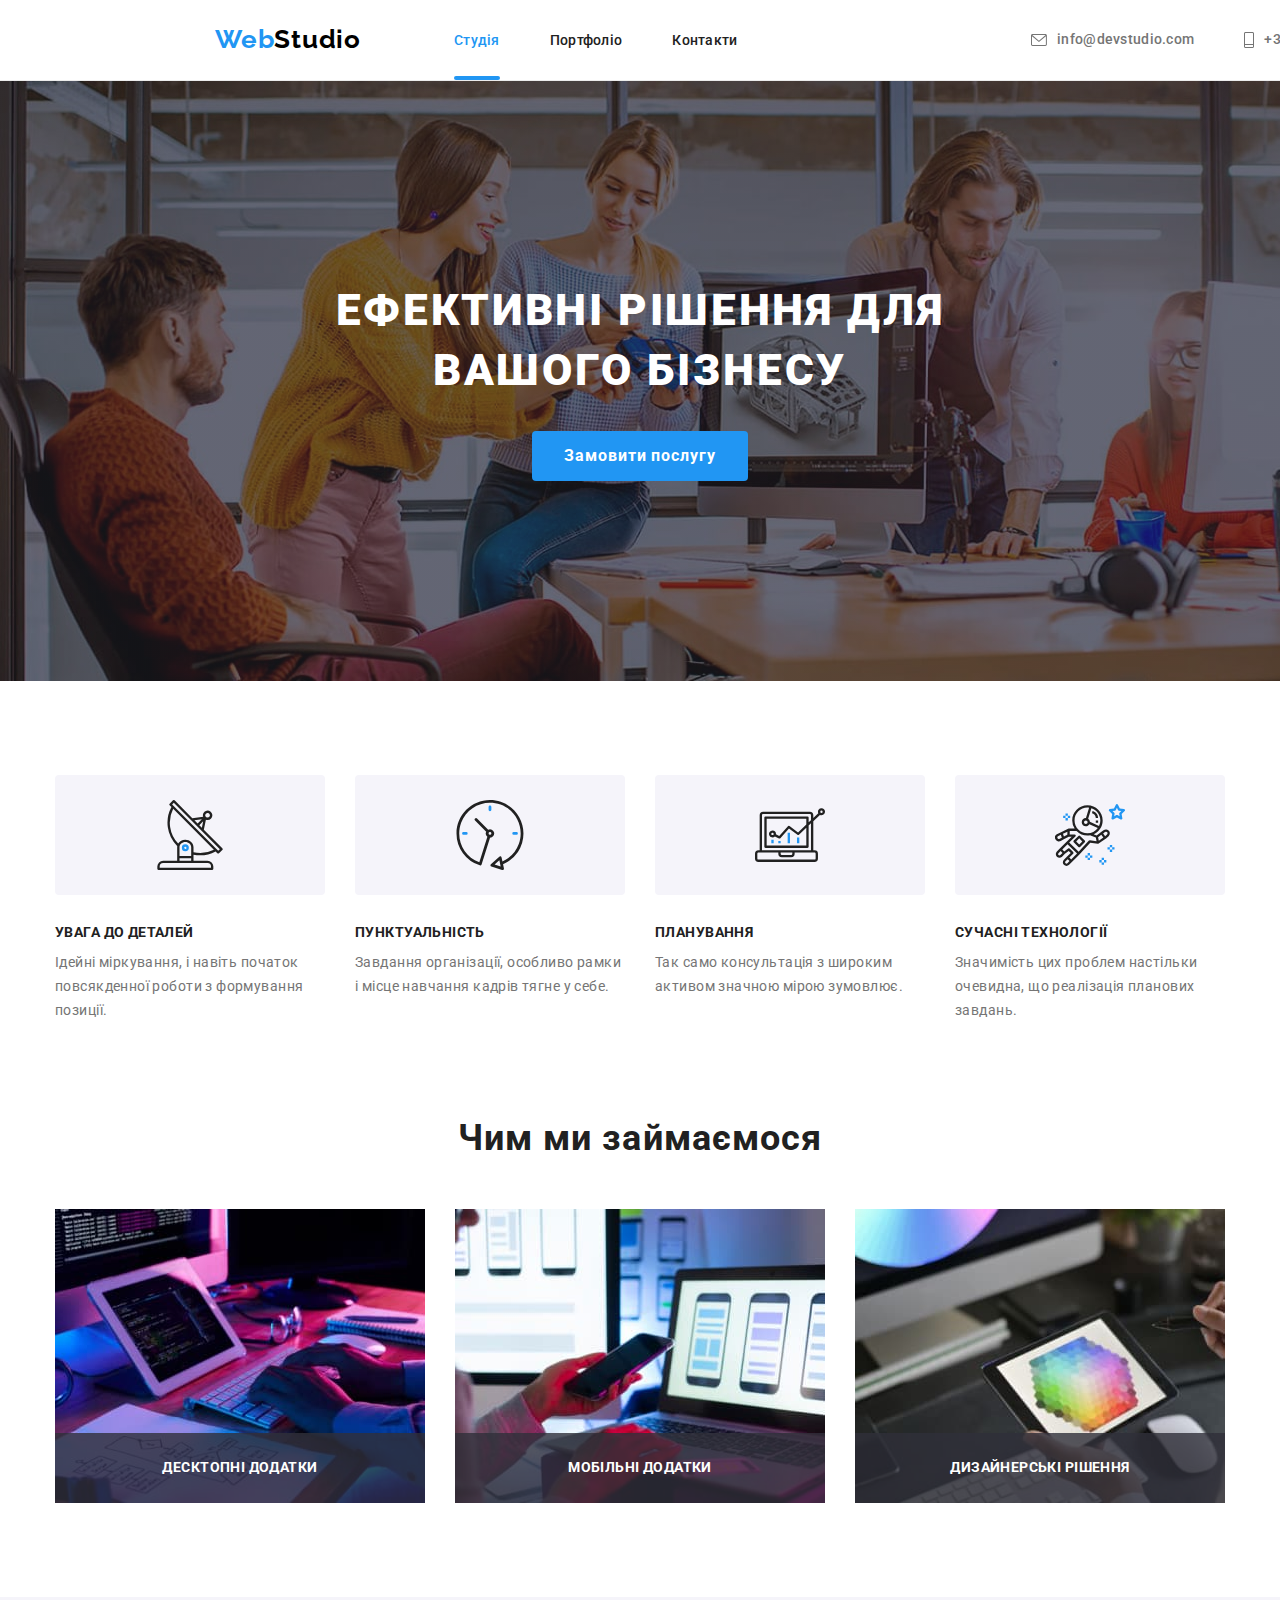
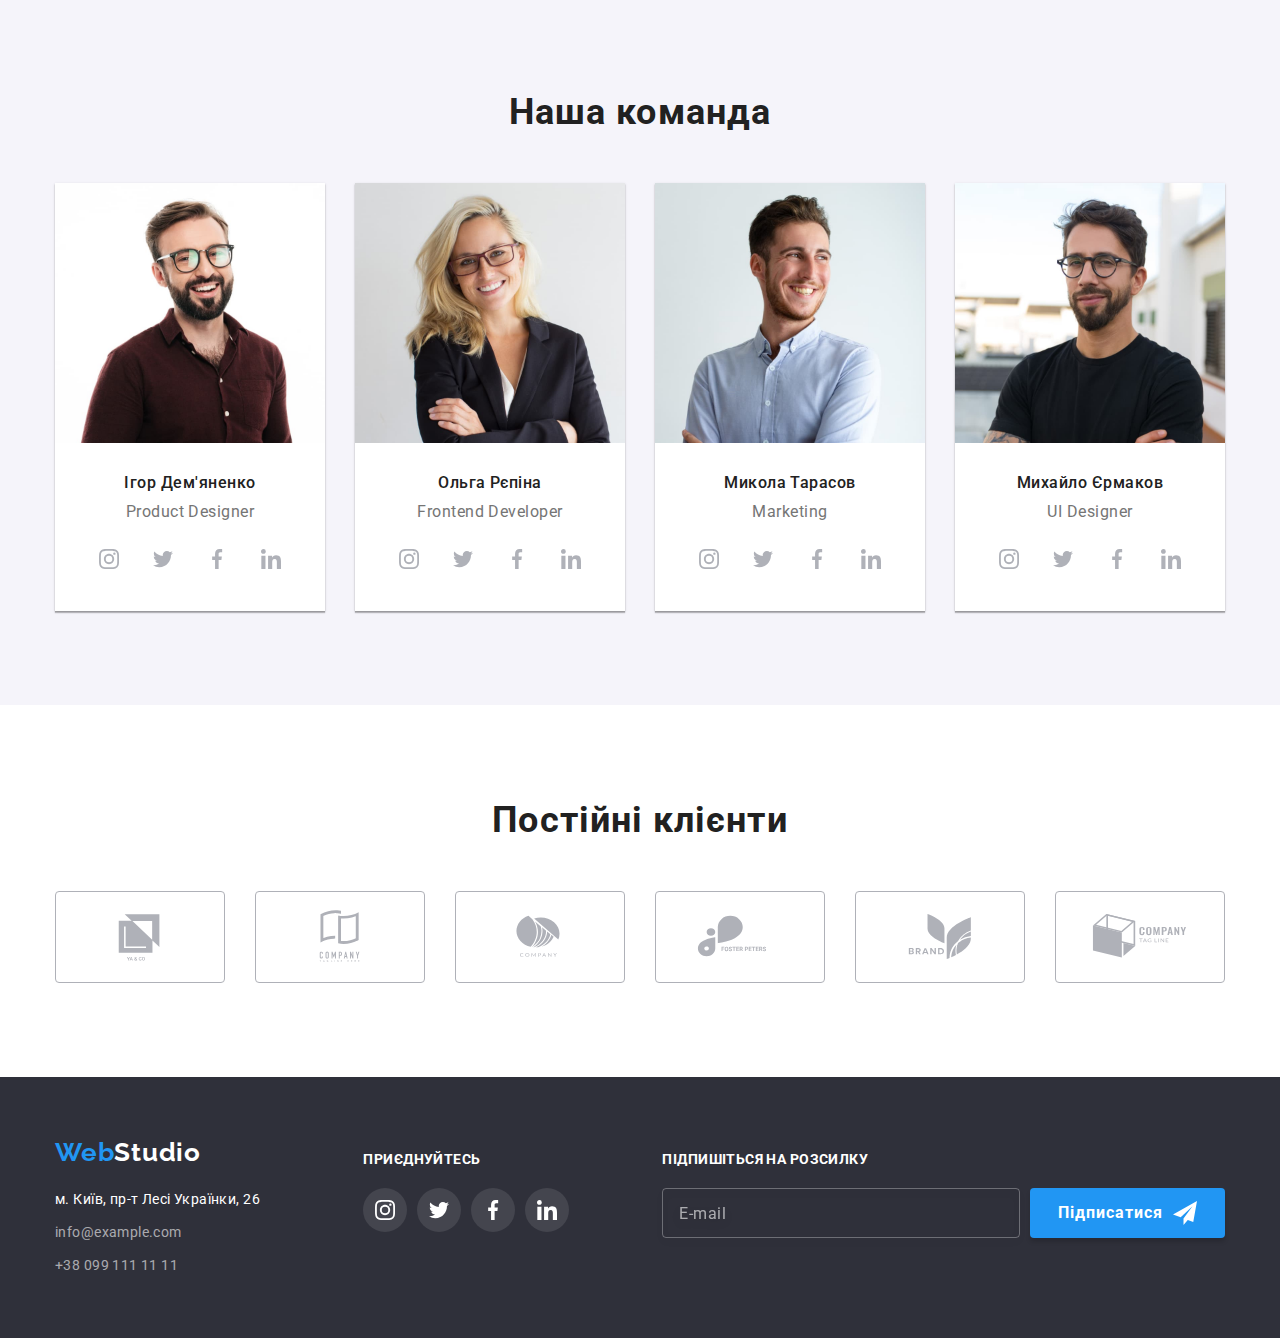
<file: index.html>
<!DOCTYPE html>
<html lang="uk">
  <head>
    <meta charset="UTF-8" />
    <meta http-equiv="X-UA-Compatible" content="IE=edge" />
    <meta name="viewport" content="width=device-width, initial-scale=1.0" />
    <link rel="preconnect" href="https://fonts.googleapis.com" />
    <link rel="preconnect" href="https://fonts.gstatic.com" crossorigin />
    <link
      href="https://fonts.googleapis.com/css2?family=Raleway:wght@700&family=Roboto:wght@400;500;700;900&display=swap"
      rel="stylesheet"
    />
    <title>Студія</title>
    <link rel="preconnect" href="https://fonts.googleapis.com" />
    <link rel="preconnect" href="https://fonts.gstatic.com" crossorigin />
    <link
      href="https://fonts.googleapis.com/css2?family=Raleway:wght@700&family=Roboto:wght@400;500;700;900&display=swap"
      rel="stylesheet"
    />
    <link
      rel="stylesheet"
      href="https://cdnjs.cloudflare.com/ajax/libs/modern-normalize/1.1.0/modern-normalize.min.css"
    />
    <link rel="stylesheet" href="./js/modal.js" />
    <link rel="stylesheet" href="./css/styles.css" />
  </head>
  <body>
    <!--Header-->
    <header class="header">
      <div class="container header-border">
        <nav class="header-nav">
          <a class="logo link" href="index.html"
            ><span class="logo-span">Web</span>Studio</a
          >
          <ul class="header-list list">
            <li class="header-item">
              <a class="header-link link" href="index.html">
                <span class="accent underline">Студія</span></a
              >
            </li>
            <li class="header-item">
              <a class="header-link link" href="portfolio.html">Портфоліо</a>
            </li>
            <li class="header-item">
              <a class="header-link link" href="">Контакти</a>
            </li>
          </ul>
          <ul class="header-list-link list">
            <li class="header-item">
              <a class="header-link-mail link" href="">
                <svg class="header-link-icon" width="16" height="12">
                  <use
                    class="icon-header"
                    href="./images/icons-sprite.svg#mail"
                  ></use></svg
                >info@devstudio.com</a
              >
            </li>
            <li class="header-item">
              <a class="header-link-tell link" href="tel:">
                <svg class="header-link-icon" width="10" height="16">
                  <use
                    class="icon-header"
                    href="./images/icons-sprite.svg#tell"
                  ></use></svg
                >+38 096 111 11 11</a
              >
            </li>
          </ul>
        </nav>
      </div>
    </header>
    <main>
      <!--Hero-->
      <section class="hero section">
        <div class="container">
          <h1 class="hero-title">Ефективні рішення для вашого бізнесу</h1>
          <button class="hero-btn" type="button" data-modal-open>
            Замовити послугу
          </button>
        </div>
      </section>
      <!--Soft Skills-->
      <section class="soft-skills section">
        <div class="container">
          <ul class="soft-skills-list list">
            <li class="soft-skills-item">
              <div class="soft-box">
                <svg class="icon-soft" width="70" height="70">
                  <use href="./images/icons-sprite.svg#antenna"></use>
                </svg>
              </div>
              <h3 class="soft-skills-title">Увага до деталей</h3>
              <p class="soft-skills-text">
                Ідейні міркування, і навіть початок повсякденної роботи з
                формування позиції.
              </p>
            </li>
            <li class="soft-skills-item">
              <div class="soft-box">
                <svg class="icon-soft" width="70" height="70">
                  <use href="./images/icons-sprite.svg#clock"></use>
                </svg>
              </div>
              <h3 class="soft-skills-title">Пунктуальність</h3>
              <p class="soft-skills-text">
                Завдання організації, особливо рамки і місце навчання кадрів
                тягне у себе.
              </p>
            </li>
            <li class="soft-skills-item">
              <div class="soft-box">
                <svg class="icon-soft" width="70" height="70">
                  <use href="./images/icons-sprite.svg#diagram"></use>
                </svg>
              </div>
              <h3 class="soft-skills-title">Планування</h3>
              <p class="soft-skills-text">
                Так само консультація з широким активом значною мірою зумовлює.
              </p>
            </li>
            <li class="soft-skills-item">
              <div class="soft-box">
                <svg class="icon-soft" width="70" height="70">
                  <use href="./images/icons-sprite.svg#astronaut"></use>
                </svg>
              </div>
              <h3 class="soft-skills-title">Сучасні технології</h3>
              <p class="soft-skills-text">
                Значимість цих проблем настільки очевидна, що реалізація
                планових завдань.
              </p>
            </li>
          </ul>
        </div>
      </section>
      <!--About-->
      <section class="about section">
        <div class="container">
          <h2 class="about-title">Чим ми займаємося</h2>
          <ul class="about-list list">
            <li class="about-item">
              <div class="about-thumb">
                <img
                  class="work-img"
                  src="./images/img-1.jpg"
                  alt="Пише код"
                  width="370"
                />
                <p class="about-text">Десктопні додатки</p>
              </div>
            </li>
            <li class="about-item">
              <div class="about-thumb">
                <img
                  class="work-img"
                  src="./images/img-2.jpg"
                  alt="Дизайн на телефоні"
                  width="370"
                  height="294"
                />
                <p class="about-text">Мобільні додатки</p>
              </div>
            </li>
            <li class="about-item">
              <div class="about-thumb">
                <img
                  class="work-img"
                  src="./images/img-3.jpg"
                  alt="Вибір кольору"
                  width="370"
                  height="294"
                />
                <p class="about-text">Дизайнерські рішення</p>
              </div>
            </li>
          </ul>
        </div>
      </section>
      <!--Team-->
      <section class="team section">
        <div class="container">
          <h2 class="team-title">Наша команда</h2>
          <ul class="team-list list">
            <li class="team-item">
              <img
                class="team-image"
                src="./images/photo-1.jpg"
                alt="Ігор"
                width="270"
                height="260"
              />
              <div class="team-box">
                <h3 class="team-title-name">Ігор Дем'яненко</h3>
                <p class="team-text">Product Designer</p>
                <ul class="team-soc-list list">
                  <li class="team-soc-item">
                    <a class="team-soc-link" href="">
                      <svg class="team-icon" width="20" height="20">
                        <use href="./images/icons-sprite.svg#instagram"></use>
                      </svg>
                    </a>
                  </li>
                  <li class="team-soc-item">
                    <a class="team-soc-link" href="">
                      <svg class="team-icon" width="20" height="20">
                        <use href="./images/icons-sprite.svg#twitter"></use>
                      </svg>
                    </a>
                  </li>
                  <li class="team-soc-item">
                    <a class="team-soc-link" href="">
                      <svg class="team-icon" width="20" height="20">
                        <use href="./images/icons-sprite.svg#facebook"></use>
                      </svg>
                    </a>
                  </li>
                  <li class="team-soc-item">
                    <a class="team-soc-link" href="">
                      <svg class="team-icon" width="20" height="20">
                        <use href="./images/icons-sprite.svg#linkedin"></use>
                      </svg>
                    </a>
                  </li>
                </ul>
              </div>
            </li>
            <li class="team-item">
              <img
                class="team-image"
                src="./images/photo-2.jpg"
                alt="Ольга"
                width="270"
                height="260"
              />
              <div class="team-box">
                <h3 class="team-title-name">Ольга Рєпіна</h3>
                <p class="team-text">Frontend Developer</p>
                <ul class="team-soc-list list">
                  <li class="team-soc-item">
                    <a class="team-soc-link" href="">
                      <svg class="team-icon" width="20" height="20">
                        <use href="./images/icons-sprite.svg#instagram"></use>
                      </svg>
                    </a>
                  </li>
                  <li class="team-soc-item">
                    <a class="team-soc-link" href="">
                      <svg class="team-icon" width="20" height="20">
                        <use href="./images/icons-sprite.svg#twitter"></use>
                      </svg>
                    </a>
                  </li>
                  <li class="team-soc-item">
                    <a class="team-soc-link" href="">
                      <svg class="team-icon" width="20" height="20">
                        <use href="./images/icons-sprite.svg#facebook"></use>
                      </svg>
                    </a>
                  </li>
                  <li class="team-soc-item">
                    <a class="team-soc-link" href="">
                      <svg class="team-icon" width="20" height="20">
                        <use href="./images/icons-sprite.svg#linkedin"></use>
                      </svg>
                    </a>
                  </li>
                </ul>
              </div>
            </li>
            <li class="team-item">
              <img
                class="team-image"
                src="./images/photo-3.jpg"
                alt="Микола"
                width="270"
                height="260"
              />
              <div class="team-box">
                <h3 class="team-title-name">Микола Тарасов</h3>
                <p class="team-text">Marketing</p>
                <ul class="team-soc-list list">
                  <li class="team-soc-item">
                    <a class="team-soc-link" href="">
                      <svg class="team-icon" width="20" height="20">
                        <use href="./images/icons-sprite.svg#instagram"></use>
                      </svg>
                    </a>
                  </li>
                  <li class="team-soc-item">
                    <a class="team-soc-link" href="">
                      <svg class="team-icon" width="20" height="20">
                        <use href="./images/icons-sprite.svg#twitter"></use>
                      </svg>
                    </a>
                  </li>
                  <li class="team-soc-item">
                    <a class="team-soc-link" href="">
                      <svg class="team-icon" width="20" height="20">
                        <use href="./images/icons-sprite.svg#facebook"></use>
                      </svg>
                    </a>
                  </li>
                  <li class="team-soc-item">
                    <a class="team-soc-link" href="">
                      <svg class="team-icon" width="20" height="20">
                        <use href="./images/icons-sprite.svg#linkedin"></use>
                      </svg>
                    </a>
                  </li>
                </ul>
              </div>
            </li>
            <li class="team-item">
              <img
                class="team-image"
                src="./images/photo-4.jpg"
                alt="Михайло"
                width="270"
                height="260"
              />
              <div class="team-box">
                <h3 class="team-title-name">Михайло Єрмаков</h3>
                <p class="team-text">UI Designer</p>
                <ul class="team-soc-list list">
                  <li class="team-soc-item">
                    <a class="team-soc-link" href="">
                      <svg class="team-icon" width="20" height="20">
                        <use href="./images/icons-sprite.svg#instagram"></use>
                      </svg>
                    </a>
                  </li>
                  <li class="team-soc-item">
                    <a class="team-soc-link" href="">
                      <svg class="team-icon" width="20" height="20">
                        <use href="./images/icons-sprite.svg#twitter"></use>
                      </svg>
                    </a>
                  </li>
                  <li class="team-soc-item">
                    <a class="team-soc-link" href="">
                      <svg class="team-icon" width="20" height="20">
                        <use href="./images/icons-sprite.svg#facebook"></use>
                      </svg>
                    </a>
                  </li>
                  <li class="team-soc-item">
                    <a class="team-soc-link" href="">
                      <svg class="team-icon" width="20" height="20">
                        <use href="./images/icons-sprite.svg#linkedin"></use>
                      </svg>
                    </a>
                  </li>
                </ul>
              </div>
            </li>
          </ul>
        </div>
      </section>
      <!-- Clients -->
      <section class="clients section">
        <div class="container">
          <h2 class="clients-title">Постійні клієнти</h2>
          <ul class="clients-list list">
            <li class="clients-item">
              <a class="clients-link" href="">
                <svg class="clients-icon" width="106" height="60">
                  <use
                    class="icon-clients"
                    href="./images/icons-sprite.svg#company-1"
                  ></use>
                </svg>
              </a>
            </li>
            <li class="clients-item">
              <a class="clients-link" href="">
                <svg class="clients-icon" width="106" height="60">
                  <use
                    class="icon-clients"
                    href="./images/icons-sprite.svg#company-2"
                  ></use>
                </svg>
              </a>
            </li>
            <li class="clients-item">
              <a class="clients-link" href="">
                <svg class="clients-icon" width="106" height="60">
                  <use
                    class="icon-clients"
                    href="./images/icons-sprite.svg#company-3"
                  ></use>
                </svg>
              </a>
            </li>
            <li class="clients-item">
              <a class="clients-link" href="">
                <svg class="clients-icon" width="106" height="60">
                  <use
                    class="icon-clients"
                    href="./images/icons-sprite.svg#company-4"
                  ></use>
                </svg>
              </a>
            </li>
            <li class="clients-item">
              <a class="clients-link" href="">
                <svg class="clients-icon" width="106" height="60">
                  <use
                    class="icon-clients"
                    href="./images/icons-sprite.svg#company-5"
                  ></use>
                </svg>
              </a>
            </li>
            <li class="clients-item">
              <a class="clients-link" href="">
                <svg class="clients-icon" width="106" height="60">
                  <use
                    class="icon-clients"
                    href="./images/icons-sprite.svg#company-6"
                  ></use>
                </svg>
              </a>
            </li>
          </ul>
        </div>
      </section>
    </main>
    <!--Footer-->
    <footer class="footer">
      <div class="container footer-flex">
        <div class="footer-address">
          <a class="logo link" href="index.html"
            ><span class="logo-span">Web</span
            ><span class="logo-studio-span">Studio</span></a
          >
          <address>
            <p class="footer-text">м. Київ, пр-т Лесі Українки, 26</p>
            <ul class="footer-list list">
              <li class="footer-list-mail">
                <a class="footer-link-mail link" href="">info@example.com</a>
              </li>
              <li class="footer-list-tell">
                <a class="footer-link-tell link" href="tel:"
                  >+38 099 111 11 11</a
                >
              </li>
            </ul>
          </address>
        </div>
        <div class="footer-join">
          <h2 class="footer-title title">Приєднуйтесь</h2>
          <ul class="footer-list-icon list">
            <li class="footer-item-icon">
              <a class="footer-link-icon" href="">
                <svg class="footer-icon" width="20" height="20">
                  <use href="./images/icons-sprite.svg#instagram"></use>
                </svg>
              </a>
            </li>
            <li class="footer-item-icon">
              <a class="footer-link-icon" href="">
                <svg class="footer-icon" width="20" height="20">
                  <use href="./images/icons-sprite.svg#twitter"></use>
                </svg>
              </a>
            </li>
            <li class="footer-item-icon">
              <a class="footer-link-icon" href="">
                <svg class="footer-icon" width="20" height="20">
                  <use href="./images/icons-sprite.svg#facebook"></use>
                </svg>
              </a>
            </li>
            <li class="footer-item-icon">
              <a class="footer-link-icon" href="">
                <svg class="footer-icon" width="20" height="20">
                  <use href="./images/icons-sprite.svg#linkedin"></use>
                </svg>
              </a>
            </li>
          </ul>
        </div>
        <form class="footer-sub">
          <h2 class="footer-title title">Підпишіться на розсилку</h2>
          <div class="footer-sub-wrap">
            <input
              type="text"
              class="footer-input"
              name="footer-sub"
              placeholder="E-mail"
            />
            <button type="submit" class="btn-sub">
              Підписатися
              <svg class="footer-sub-icon" width="24" height="24">
                <use href="./images/icons-sprite.svg#icon-telegram"></use>
              </svg>
            </button>
          </div>
        </form>
      </div>
    </footer>
    <!-- Modal -->
    <div class="backdrop is-hidden" data-modal>
      <div class="modal">
        <p class="modal-title">Залиште свої дані, ми вам передзвонимо</p>
        <form class="modal-form">
          <div class="input-field">
            <label for="user-name" class="form-label">Ім'я</label>
            <div class="input-wrap">
              <input
                type="text"
                id="user-name"
                class="form-input"
                name="user-name"
                required
              />
              <svg class="modal-icon" width="18" height="18">
                <use
                  class="input-icon"
                  href="./images/icons-sprite.svg#modal-name"
                ></use>
              </svg>
            </div>
          </div>
          <div class="input-field">
            <label for="user-tel" class="form-label">Телефон</label>
            <div class="input-wrap">
              <input
                type="tel"
                id="user-tel"
                class="form-input"
                name="user-tel"
                required
              />
              <svg class="modal-icon" width="18" height="18">
                <use href="./images/icons-sprite.svg#modal-tel"></use>
              </svg>
            </div>
          </div>
          <div class="input-field">
            <label for="user-mail" class="form-label">Пошта</label>
            <div class="input-wrap">
              <input
                type="email"
                id="user-mail"
                class="form-input"
                name="user-mail"
                required
              />
              <svg class="modal-icon" width="18" height="18">
                <use href="./images/icons-sprite.svg#modal-mail"></use>
              </svg>
            </div>
          </div>
          <label for="user-comment" class="form-label">Коментар</label>
          <textarea
            name="user-comment"
            id="user-comment"
            cols="30"
            rows="10"
            class="form-comment"
            placeholder="Введіть текст"
          ></textarea>
          <div class="user-policy-field">
            <input
              type="checkbox"
              class="user-policy visually-hidden"
              id="user-policy"
              name="user-policy"
              value="true"
            />
            <label for="user-policy" class="user-policy-text"
              ><span class="user-check">
                <svg class="check-icon" width="14" height="13">
                  <use href="./images/icons-sprite.svg#modal-check"></use>
                </svg>
              </span>
              Погоджуюся з розсилкою та приймаю
              <a class="user-policy-link" href="">
                <span class="policy-underline">Умови договору</span></a
              >
            </label>
          </div>
          <button type="submit" class="form-btn">Відправити</button>
        </form>
        <button type="button" class="modal-close" data-modal-close>
          <svg class="modal-close-icon" width="18" height="18">
            <use href="./images/icons-sprite.svg#close"></use>
          </svg>
        </button>
      </div>
    </div>
    <script src="./js/modal.js"></script>
  </body>
</html>
</file>
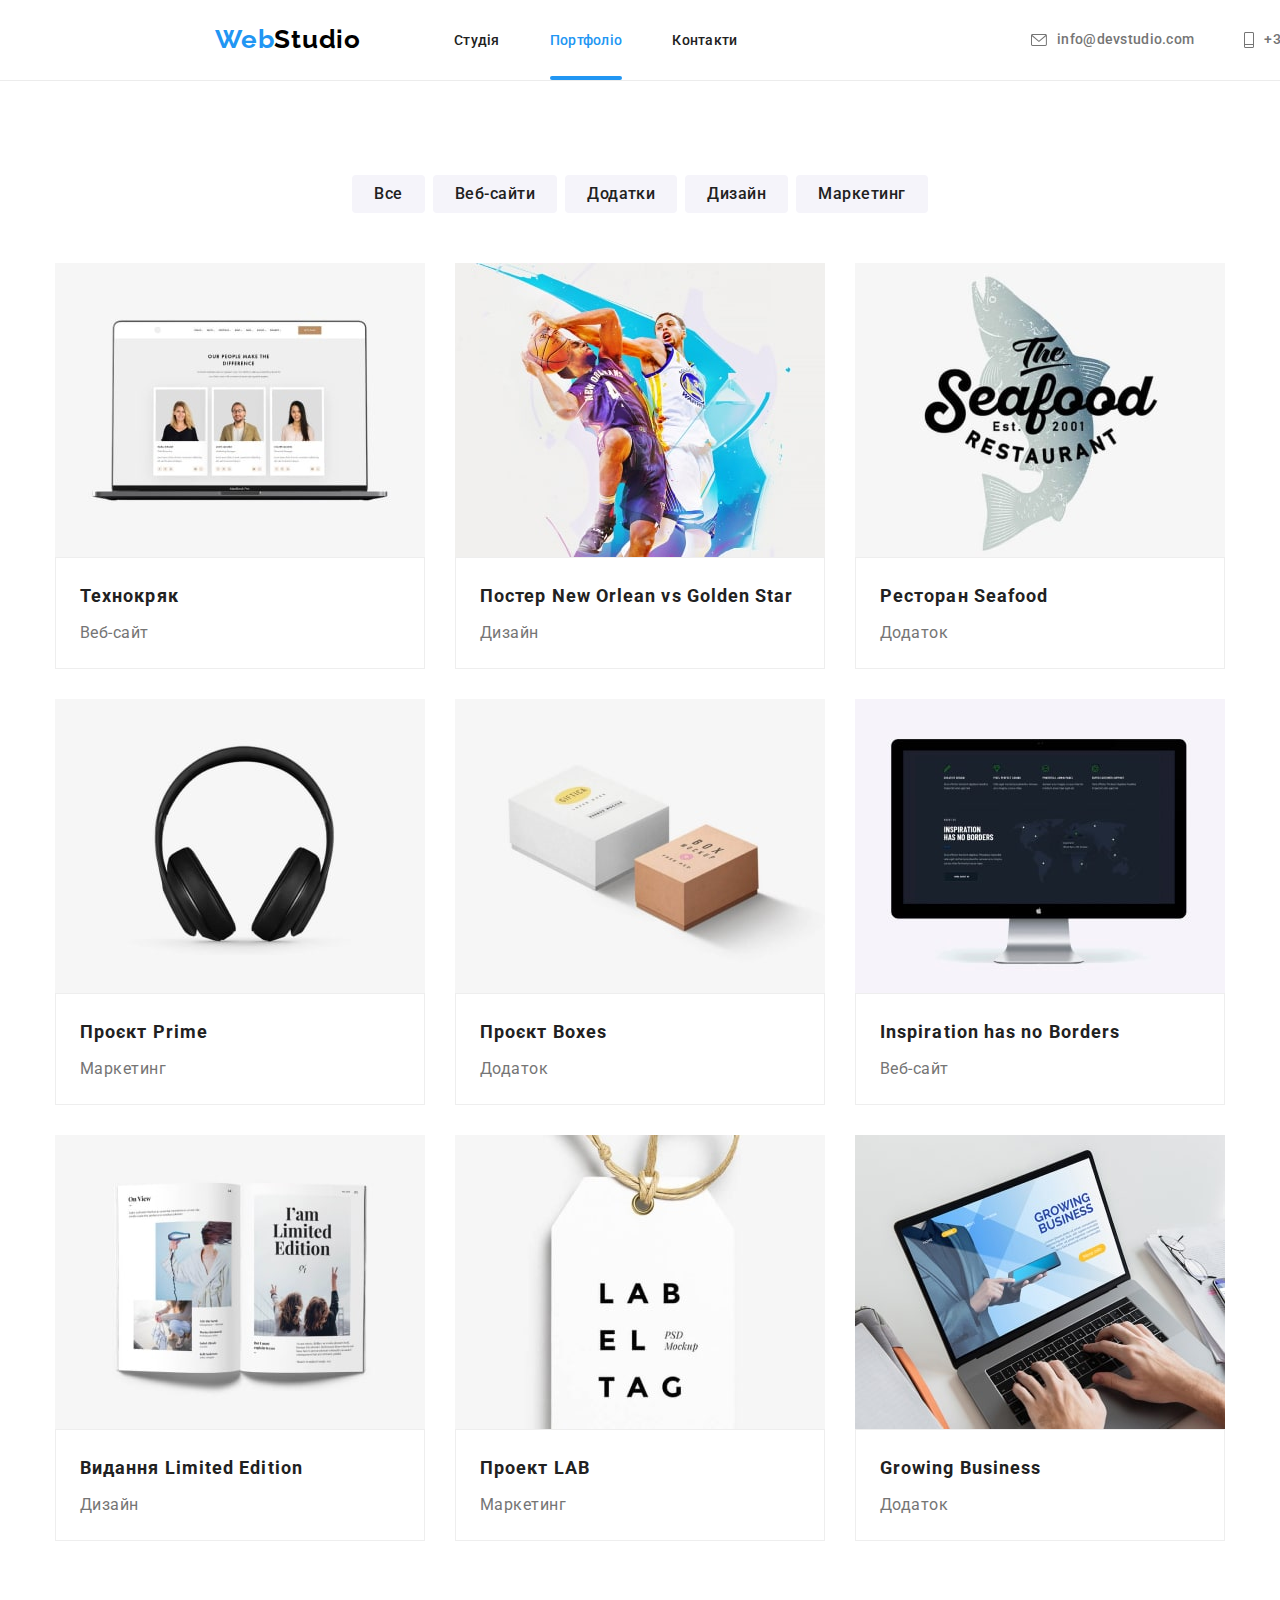
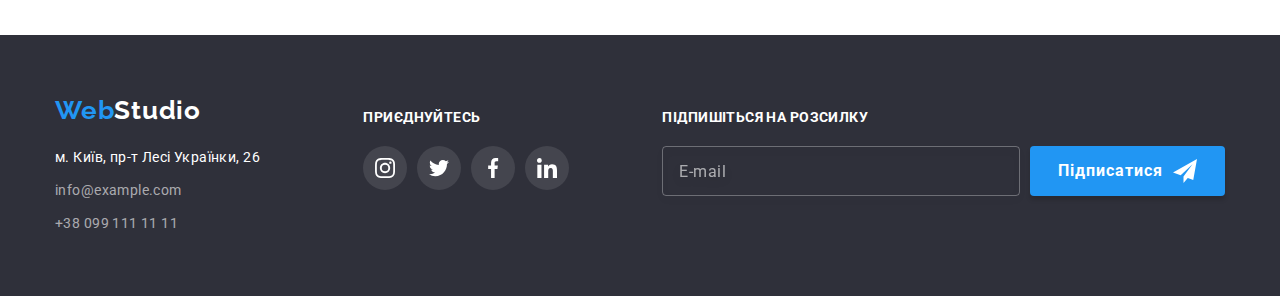
<file: portfolio.html>
<!DOCTYPE html>
<html lang="uk">
  <head>
    <meta charset="UTF-8" />
    <meta http-equiv="X-UA-Compatible" content="IE=edge" />
    <meta name="viewport" content="width=device-width, initial-scale=1.0" />
    <link rel="preconnect" href="https://fonts.googleapis.com" />
    <link rel="preconnect" href="https://fonts.gstatic.com" crossorigin />
    <link
      href="https://fonts.googleapis.com/css2?family=Raleway:wght@700&family=Roboto:wght@400;500;700;900&display=swap"
      rel="stylesheet"
    />
    <title>Портфоліо</title>
    <link
      rel="stylesheet"
      href="https://cdnjs.cloudflare.com/ajax/libs/modern-normalize/1.1.0/modern-normalize.min.css"
    />
    <link rel="stylesheet" href="./js/modal.js" />
    <link rel="stylesheet" href="./css/styles.css" />
  </head>
  <body>
    <!--Header-->
    <header class="header">
      <div class="container">
        <nav class="header-nav">
          <a class="logo link" href="index.html"
            ><span class="logo-span">Web</span>Studio</a
          >
          <ul class="header-list list">
            <li class="header-item">
              <a class="header-link link" href="index.html">Студія</a>
            </li>
            <li class="header-item">
              <a class="header-link link" href="portfolio.html">
                <span class="accent underline">Портфоліо</span></a
              >
            </li>
            <li class="header-item">
              <a class="header-link link" href="">Контакти</a>
            </li>
          </ul>
          <ul class="header-list-link list">
            <li class="header-item">
              <a class="header-link-mail link" href="">
                <svg class="header-link-icon" width="16" height="12">
                  <use
                    class="icon-header"
                    href="./images/icons-sprite.svg#mail"
                  ></use></svg
                >info@devstudio.com</a
              >
            </li>
            <li class="header-item">
              <a class="header-link-tell link" href="tel:">
                <svg class="header-link-icon" width="10" height="16">
                  <use
                    class="icon-header"
                    href="./images/icons-sprite.svg#tell"
                  ></use></svg
                >+38 096 111 11 11</a
              >
            </li>
          </ul>
        </nav>
      </div>
    </header>
    <!-- Gallery -->
    <main>
      <section class="gallery section">
        <div class="container">
          <h1 class="visually-hidden">Наші роботи</h1>
          <ul class="gallery-list-btn list">
            <li class="gallery-item-btn">
              <button class="gallery-btn" type="button">Все</button>
            </li>
            <li class="gallery-item-btn">
              <button class="gallery-btn" type="button">Веб-сайти</button>
            </li>
            <li class="gallery-item-btn">
              <button class="gallery-btn" type="button">Додатки</button>
            </li>
            <li class="gallery-item-btn">
              <button class="gallery-btn" type="button">Дизайн</button>
            </li>
            <li class="gallery-item-btn">
              <button class="gallery-btn" type="button">Маркетинг</button>
            </li>
          </ul>
          <ul class="gallery-list list">
            <li class="gallery-item">
              <a class="link" href=""
                ><div class="gallery-up-wrap">
                  <img
                    src="./images/portfolio-img-1.jpg"
                    width="370"
                    height="294"
                    alt="Технокряк"
                  />
                  <p class="gallery-up-text">
                    Ресурс пропонує комплексні пропозиції з різним рівнем
                    функціоналу та сервісів. Все це дозволить відвідувачу
                    отримати вичерпні відомості про компанію чи приватну особу.
                  </p>
                </div>
                <div class="gallery-box">
                  <h2 class="gallery-title">Технокряк</h2>
                  <p class="gallery-text">Веб-сайт</p>
                </div></a
              >
            </li>
            <li class="gallery-item">
              <a class="link" href=""
                ><div class="gallery-up-wrap">
                  <img
                    src="./images/portfolio-img-2.jpg"
                    width="370"
                    height="294"
                    alt="Технокряк"
                  />
                  <p class="gallery-up-text">
                    Ресурс пропонує комплексні пропозиції з різним рівнем
                    функціоналу та сервісів. Все це дозволить відвідувачу
                    отримати вичерпні відомості про компанію чи приватну особу.
                  </p>
                </div>
                <div class="gallery-box">
                  <h2 class="gallery-title">
                    Постер New Orlean vs Golden Star
                  </h2>
                  <p class="gallery-text">Дизайн</p>
                </div></a
              >
            </li>
            <li class="gallery-item">
              <a class="link" href=""
                ><div class="gallery-up-wrap">
                  <img
                    src="./images/portfolio-img-3.jpg"
                    width="370"
                    height="294"
                    alt="Технокряк"
                  />
                  <p class="gallery-up-text">
                    Ресурс пропонує комплексні пропозиції з різним рівнем
                    функціоналу та сервісів. Все це дозволить відвідувачу
                    отримати вичерпні відомості про компанію чи приватну особу.
                  </p>
                </div>
                <div class="gallery-box">
                  <h2 class="gallery-title">Ресторан Seafood</h2>
                  <p class="gallery-text">Додаток</p>
                </div></a
              >
            </li>
            <li class="gallery-item">
              <a class="link" href=""
                ><div class="gallery-up-wrap">
                  <img
                    src="./images/portfolio-img-4.jpg"
                    width="370"
                    height="294"
                    alt="Технокряк"
                  />
                  <p class="gallery-up-text">
                    Ресурс пропонує комплексні пропозиції з різним рівнем
                    функціоналу та сервісів. Все це дозволить відвідувачу
                    отримати вичерпні відомості про компанію чи приватну особу.
                  </p>
                </div>
                <div class="gallery-box">
                  <h2 class="gallery-title">Проєкт Prime</h2>
                  <p class="gallery-text">Маркетинг</p>
                </div></a
              >
            </li>
            <li class="gallery-item">
              <a class="link" href="">
                <div class="gallery-up-wrap">
                  <img
                    src="./images/portfolio-img-5.jpg"
                    width="370"
                    height="294"
                    alt="Технокряк"
                  />
                  <p class="gallery-up-text">
                    Ресурс пропонує комплексні пропозиції з різним рівнем
                    функціоналу та сервісів. Все це дозволить відвідувачу
                    отримати вичерпні відомості про компанію чи приватну особу.
                  </p>
                </div>
                <div class="gallery-box">
                  <h2 class="gallery-title">Проєкт Boxes</h2>
                  <p class="gallery-text">Додаток</p>
                </div></a
              >
            </li>
            <li class="gallery-item">
              <a class="link" href=""
                ><div class="gallery-up-wrap">
                  <img
                    src="./images/portfolio-img-6.jpg"
                    width="370"
                    height="294"
                    alt="Технокряк"
                  />
                  <p class="gallery-up-text">
                    Ресурс пропонує комплексні пропозиції з різним рівнем
                    функціоналу та сервісів. Все це дозволить відвідувачу
                    отримати вичерпні відомості про компанію чи приватну особу.
                  </p>
                </div>
                <div class="gallery-box">
                  <h2 class="gallery-title">Inspiration has no Borders</h2>
                  <p class="gallery-text">Веб-сайт</p>
                </div></a
              >
            </li>
            <li class="gallery-item">
              <a class="link" href=""
                ><div class="gallery-up-wrap">
                  <img
                    src="./images/portfolio-img-7.jpg"
                    width="370"
                    height="294"
                    alt="Технокряк"
                  />
                  <p class="gallery-up-text">
                    Ресурс пропонує комплексні пропозиції з різним рівнем
                    функціоналу та сервісів. Все це дозволить відвідувачу
                    отримати вичерпні відомості про компанію чи приватну особу.
                  </p>
                </div>
                <div class="gallery-box">
                  <h2 class="gallery-title">Видання Limited Edition</h2>
                  <p class="gallery-text">Дизайн</p>
                </div></a
              >
            </li>
            <li class="gallery-item">
              <a class="link" href=""
                ><div class="gallery-up-wrap">
                  <img
                    src="./images/portfolio-img-8.jpg"
                    width="370"
                    height="294"
                    alt="Технокряк"
                  />
                  <p class="gallery-up-text">
                    Ресурс пропонує комплексні пропозиції з різним рівнем
                    функціоналу та сервісів. Все це дозволить відвідувачу
                    отримати вичерпні відомості про компанію чи приватну особу.
                  </p>
                </div>
                <div class="gallery-box">
                  <h2 class="gallery-title">Проект LAB</h2>
                  <p class="gallery-text">Маркетинг</p>
                </div></a
              >
            </li>
            <li class="gallery-item">
              <a class="link" href=""
                ><div class="gallery-up-wrap">
                  <img
                    src="./images/portfolio-img-9.jpg"
                    width="370"
                    height="294"
                    alt="Технокряк"
                  />
                  <p class="gallery-up-text">
                    Ресурс пропонує комплексні пропозиції з різним рівнем
                    функціоналу та сервісів. Все це дозволить відвідувачу
                    отримати вичерпні відомості про компанію чи приватну особу.
                  </p>
                </div>
                <div class="gallery-box">
                  <h2 class="gallery-title">Growing Business</h2>
                  <p class="gallery-text">Додаток</p>
                </div></a
              >
            </li>
          </ul>
        </div>
      </section>
    </main>
    <!--Footer-->
    <footer class="footer">
      <div class="container footer-flex">
        <div class="footer-address">
          <a class="logo link" href="index.html"
            ><span class="logo-span">Web</span
            ><span class="logo-studio-span">Studio</span></a
          >
          <address>
            <p class="footer-text">м. Київ, пр-т Лесі Українки, 26</p>
            <ul class="footer-list list">
              <li class="footer-list-mail">
                <a class="footer-link-mail link" href="">info@example.com</a>
              </li>
              <li class="footer-list-tell">
                <a class="footer-link-tell link" href="tel:"
                  >+38 099 111 11 11</a
                >
              </li>
            </ul>
          </address>
        </div>
        <div class="footer-join">
          <h2 class="footer-title title">Приєднуйтесь</h2>
          <ul class="footer-list-icon list">
            <li class="footer-item-icon">
              <a class="footer-link-icon" href="">
                <svg class="footer-icon" width="20" height="20">
                  <use href="./images/icons-sprite.svg#instagram"></use>
                </svg>
              </a>
            </li>
            <li class="footer-item-icon">
              <a class="footer-link-icon" href="">
                <svg class="footer-icon" width="20" height="20">
                  <use href="./images/icons-sprite.svg#twitter"></use>
                </svg>
              </a>
            </li>
            <li class="footer-item-icon">
              <a class="footer-link-icon" href="">
                <svg class="footer-icon" width="20" height="20">
                  <use href="./images/icons-sprite.svg#facebook"></use>
                </svg>
              </a>
            </li>
            <li class="footer-item-icon">
              <a class="footer-link-icon" href="">
                <svg class="footer-icon" width="20" height="20">
                  <use href="./images/icons-sprite.svg#linkedin"></use>
                </svg>
              </a>
            </li>
          </ul>
        </div>
        <div class="footer-sub">
          <h2 class="footer-title title">Підпишіться на розсилку</h2>
          <div class="footer-sub-wrap">
            <input
              type="text"
              class="footer-input"
              name="footer-sub"
              placeholder="E-mail"
            />
            <button type="submit" class="btn-sub">
              Підписатися
              <svg class="footer-sub-icon" width="24" height="24">
                <use href="./images/icons-sprite.svg#icon-telegram"></use>
              </svg>
            </button>
          </div>
        </div>
      </div>
    </footer>
    <script src="./js/modal.js"></script>
  </body>
</html>
</file>
<file: css/styles.css>
:root {
  --main-color: #212121;
  --second-color: #757575;
  --btn-color: #2196f3;
  --btn-gallery-color: #f5f4fa;
  --icon-color: #afb1b8;
  --cubic: cubic-bezier(0.4, 0, 0.2, 1);
}

body {
  font-family: "Roboto", sans-serif;
  color: #212121;
}

h1,
h2,
h3,
h4,
h5,
h6,
p {
  margin: 0;
}

ul {
  margin: 0;
  padding-left: 0;
}

img {
  display: block;
}

.visually-hidden {
  position: absolute;
  white-space: nowrap;
  width: 1px;
  height: 1px;
  overflow: hidden;
  border: 0;
  padding: 0;
  clip: rect(0 0 0 0);
  clip-path: inset(50%);
  margin: -1px;
}

.title {
  font-style: normal;
}

.link {
  text-decoration: none;
}

.list {
  list-style: none;
}

.section {
  padding-top: 94px;
  padding-bottom: 94px;
}

.container {
  width: 1200px;
  padding-left: 15px;
  padding-right: 15px;
  margin: 0 auto;
}

/* <!--Header--> */

.logo {
  font-family: "Raleway";
  font-weight: 700;
  padding-top: 24px;
  padding-bottom: 25px;
  font-size: 26px;
  line-height: 1.19;
  letter-spacing: 0.03em;
  color: #000000;
}

.logo-span {
  color: #2196f3;
}

.header {
  margin-right: auto;
  margin-left: auto;
  width: 1600px;
  border-bottom: 1px solid #ececec;
}

.header-nav {
  display: flex;
  align-items: center;
  position: relative;
}

.header-list {
  display: flex;
  margin-left: 93px;
}

.header-list-link {
  display: flex;
  margin-left: auto;
}

.header-item {
  margin-right: 50px;
}

.header-item:last-child {
  margin-right: 0;
}

.header-link {
  position: relative;
  padding-top: 32px;
  padding-bottom: 32px;
  font-weight: 500;
  font-size: 14px;
  line-height: 1.14;
  letter-spacing: 0.02em;
  color: var(--main-color);
  transition: color 250ms var(--cubic);
}

.header-link:hover,
.header-link:focus {
  color: #2196f3;
}

.header-link::after {
  position: absolute;
  content: "";
  display: block;
  width: 100%;
  height: 4px;
  left: 0;
  bottom: 0;
  border-radius: 2px;
  transform: scaleX(0);
  opacity: 0;
  transition: transform 250ms var(--cubic), opacity 250ms var(--cubic),
    background-color 250ms var(--cubic);
}

.header-link:hover::after {
  background-color: var(--btn-color);
  transform: scaleX(1);
  opacity: 1;
  transition: transform 250ms var(--cubic), opacity 250ms var(--cubic),
    background-color 250ms var(--cubic);
}

.underline {
  display: inline-block;
}

.underline::after {
  position: absolute;
  content: "";
  width: 100%;
  height: 4px;
  left: 0;
  bottom: 0;
  border-radius: 2px;
  background-color: var(--btn-color);
}

.accent {
  color: var(--btn-color);
}

.header-link-tell,
.header-link-mail {
  display: flex;
  align-items: center;
  justify-content: center;
  font-weight: 500;
  font-size: 14px;
  line-height: 1.14;
  letter-spacing: 0.02em;
  color: var(--second-color);
  transition: color 250ms var(--cubic);
}

.header-link-mail:hover,
.header-link-mail:focus {
  color: #2196f3;
}

.header-link-tell:hover,
.header-link-tell:focus {
  color: #2196f3;
}

.header-link-icon {
  display: flex;
  margin-right: 10px;
  fill: var(--second-color);
}

.icon-header {
  fill: currentColor;
}

/* <!--Hero--> */

.hero {
  margin-left: auto;
  margin-right: auto;
  max-width: 1600px;
  min-height: 600px;
  padding-top: 200px;
  padding-bottom: 200px;
  text-align: center;
  background-image: linear-gradient(
      rgba(47, 48, 58, 0.4),
      rgba(47, 48, 58, 0.4)
    ),
    url(../images/hero.jpg);
  background-color: #2f303a;
}

.hero-title {
  margin-left: auto;
  margin-right: auto;
  max-width: 696px;
  font-weight: 900;
  font-size: 44px;
  line-height: 1.36;
  letter-spacing: 0.06em;
  text-transform: uppercase;
  color: #ffffff;
}

.hero-btn {
  min-width: 216px;
  border-radius: 4px;
  border: 0;
  padding: 10px 32px 10px 32px;
  margin-top: 30px;
  font-weight: 700;
  font-size: 16px;
  line-height: 1.87;
  letter-spacing: 0.06em;
  color: #ffffff;
  cursor: pointer;
  background-color: var(--btn-color);
  transform: scaleX(1);
  transition: transform 250ms var(--cubic);
}

.hero-btn:hover {
  transform: scale(1.02);
}

/* <!--Soft Skills--> */

.soft-skills.section {
  padding-bottom: 47px;
}

.soft-skills-list {
  display: flex;
}

.soft-skills-item {
  max-width: 270px;
  margin-right: 30px;
}

.soft-skills-item:last-child {
  margin-right: 0;
}

.soft-skills-title {
  margin-bottom: 10px;
  font-weight: 700;
  font-size: 14px;
  line-height: 1.14;
  letter-spacing: 0.03em;
  text-transform: uppercase;
  color: var(--main-color);
}

.soft-skills-text {
  font-size: 14px;
  line-height: 1.71;
  letter-spacing: 0.03em;
  color: var(--second-color);
}

.soft-box {
  display: flex;
  align-items: center;
  justify-content: center;
  height: 120px;
  margin-bottom: 30px;
  border-radius: 4px;
  background-color: var(--btn-gallery-color);
}

/* <!--About--> */

.about.section {
  padding-top: 47px;
}

.about-list {
  display: flex;
}

.about-item {
  width: 370px;
  margin-right: 30px;
}

.about-item:last-child {
  margin-right: 0;
}

.about-title {
  margin-bottom: 50px;
  font-weight: 700;
  font-size: 36px;
  line-height: 1.17;
  text-align: center;
  letter-spacing: 0.03em;
  color: var(--main-color);
}

.about-text {
  position: absolute;
  padding: 27px;
  font-weight: 700;
  font-size: 14px;
  line-height: 1.14;
  text-align: center;
  letter-spacing: 0.03em;
  text-transform: uppercase;
  color: #ffffff;
  bottom: 0;
  width: 370px;
  background-color: rgba(47, 48, 58, 0.8);
}

.about-thumb {
  position: relative;
}

/* <!--Team--> */

.team {
  background-color: var(--btn-gallery-color);
  margin-left: auto;
  margin-right: auto;
}

.team-list {
  display: flex;
}

.team-item {
  width: 270px;
  margin-right: 30px;
  background-color: #ffffff;
  box-shadow: 0px 1px 3px rgba(0, 0, 0, 0.12), 0px 1px 1px rgba(0, 0, 0, 0.14),
    0px 2px 1px rgba(0, 0, 0, 0.2);
}

.team-item:last-child {
  margin-right: 0;
}

.team-box {
  padding-top: 30px;
  padding-bottom: 30px;
}

.team-title {
  margin-bottom: 50px;
  font-weight: 700;
  font-size: 36px;
  line-height: 1.17;
  text-align: center;
  letter-spacing: 0.03em;
  color: var(--main-color);
}

.team-title-name {
  font-weight: 500;
  font-size: 16px;
  line-height: 1.19;
  text-align: center;
  letter-spacing: 0.03em;
  color: var(--main-color);
}

.team-text {
  margin-top: 10px;
  font-size: 16px;
  line-height: 1.19;
  text-align: center;
  letter-spacing: 0.03em;
  color: var(--second-color);
}

.team-soc-list {
  display: flex;
  justify-content: center;
  gap: 10px;
  margin-top: 16px;
}

.team-soc-link {
  display: flex;
  align-items: center;
  justify-content: center;
  width: 44px;
  height: 44px;
  border-radius: 50%;
  fill: var(--icon-color);
  transition: fill 250ms var(--cubic), background-color 250ms var(--cubic);
}

.team-soc-link:hover,
.team-soc-link:focus {
  fill: #fff;
  background-color: var(--btn-color);
}

/* <!-- Clients --> */

.clients-title {
  margin: 0;
  margin-bottom: 50px;
  font-weight: 700;
  font-size: 36px;
  line-height: 1.17;
  text-align: center;
  letter-spacing: 0.03em;
}

.clients-list {
  display: flex;
  gap: 30px;
}

.clients-link {
  display: flex;
  justify-content: center;
  align-items: center;
  width: 170px;
  height: 92px;
  border: 1px solid #afb1b8;
  border-radius: 4px;
  fill: var(--icon-color);
  transition: fill 250ms var(--cubic), border-color 250ms var(--cubic);
}

.clients-link:hover,
.clients-link:focus {
  fill: var(--btn-color);
  border-color: var(--btn-color);
}

/* <!--Footer--> */

.footer {
  display: flex;
  flex-wrap: wrap;
  margin-left: auto;
  margin-right: auto;
  padding-top: 60px;
  padding-bottom: 60px;
  min-height: 252px;
  background-color: #2f303a;
}

.footer-address {
  width: 100%;
}

.logo-studio-span {
  color: #fff;
}

.footer-text {
  margin-top: 20px;
  font-style: normal;
  font-size: 14px;
  line-height: 1.71;
  letter-spacing: 0.03em;
  color: #ffffff;
}

.footer-list-mail,
.footer-list-tell {
  margin-top: 9px;
}

.footer-link-tell,
.footer-link-mail {
  font-style: normal;
  font-size: 14px;
  line-height: 1.71;
  letter-spacing: 0.03em;
  color: rgba(255, 255, 255, 0.6);
  transition: color 250ms var(--cubic);
}

.footer-link-mail:hover,
.footer-link-mail:focus {
  color: #2196f3;
}

.footer-link-tell:hover,
.footer-link-tell:focus {
  color: #2196f3;
}

.footer-title {
  margin-top: 15px;
  margin-bottom: 20px;
  font-weight: 700;
  font-size: 14px;
  line-height: 1.14;
  letter-spacing: 0.03em;
  text-transform: uppercase;
  color: #ffffff;
}

.footer-list-icon {
  display: flex;
  gap: 10px;
}

.footer-link-icon {
  display: flex;
  justify-content: center;
  align-items: center;
  width: 44px;
  height: 44px;
  border-radius: 50%;
  background-color: rgba(255, 255, 255, 0.1);
  fill: #fff;
  transition: background-color 250ms var(--cubic);
}

.footer-link-icon:hover,
.footer-link-icon:focus {
  background-color: var(--btn-color);
}

.footer-flex {
  display: flex;
}

.footer-join {
  margin-left: 70px;
}

.footer-input {
  padding-left: 16px;
  width: 358px;
  height: 50px;
  border: 1px solid rgba(255, 255, 255, 0.3);
  filter: drop-shadow(0px 4px 4px rgba(0, 0, 0, 0.15));
  border-radius: 4px;
  outline: none;
  background-color: transparent;
  color: #fff;
  transition: border-color 250ms var(--cubic);
}

.footer-sub {
  margin-left: 93px;
}

.footer-sub-wrap {
  display: flex;
}

.footer-input:focus {
  border-color: var(--btn-color);
}

.footer-input::placeholder {
  font-size: 16px;
  line-height: 1.25;
  display: flex;
  align-items: center;
  letter-spacing: 0.03em;
  color: rgba(255, 255, 255, 0.6);
}

.btn-sub {
  margin-left: 10px;
  padding: 10px 28px;
  font-weight: 700;
  font-size: 16px;
  line-height: 1.88;
  display: flex;
  align-items: center;
  text-align: center;
  letter-spacing: 0.06em;
  border: none;
  outline: none;
  cursor: pointer;
  box-shadow: 0px 4px 4px rgba(0, 0, 0, 0.15);
  border-radius: 4px;
  background-color: var(--btn-color);
  color: #fff;
  transform: scale(1);
  transition: transform 250ms var(--cubic), box-shadow 250ms var(--cubic);
}

.btn-sub:hover {
  transform: scale(1.02);
}

.footer-sub-icon {
  margin-left: 10px;
  fill: #fff;
}

/* <!-- Modal --> */

.backdrop {
  position: absolute;
  position: fixed;
  width: 100%;
  height: 100%;
  top: 0;
  background-color: rgba(0, 0, 0, 0.2);
  transition: opacity 250ms var(--cubic), visibility 250ms var(--cubic);
}

.modal {
  position: absolute;
  padding: 40px;
  width: 528px;
  min-height: 581px;
  background-color: #fff;
  border-radius: 4px;
  top: 50%;
  left: 50%;
  transform: translate(-50%, -50%) scale(1);
  transition: transform 250ms var(--cubic);
}

.backdrop.is-hidden .modal {
  transform: translate(-50%, -50%) scale(0);
}

.modal-close-icon {
  display: block;
  margin-left: auto;
  margin-right: auto;
  transition: fill 250ms var(--cubic);
}

.modal-close-icon:hover {
  fill: var(--btn-color);
}

.modal-title {
  font-weight: 700;
  font-size: 20px;
  line-height: 1.15;
  text-align: center;
  letter-spacing: 0.03em;
  margin-bottom: 12px;
  color: var(--main-color);
}

.modal-close {
  position: absolute;
  cursor: pointer;
  padding: 0;
  border-radius: 50%;
  width: 30px;
  height: 30px;
  top: 8px;
  right: 8px;
  border: 1px solid rgba(0, 0, 0, 0.1);
  background-color: transparent;
}

.modal-icon {
  position: absolute;
  left: 15px;
  top: 50%;
  transform: translateY(-50%);
  transition: fill 250ms var(--cubic);
}

.input-wrap {
  position: relative;
  margin-top: 4px;
}

.input-field {
  margin-bottom: 10px;
}

.form-input {
  width: 100%;
  height: 40px;
  padding-left: 42px;
  border: 1px solid rgba(33, 33, 33, 0.2);
  border-radius: 4px;
  outline: transparent;
  transition: border-color 250ms var(--cubic);
}

.form-input:focus {
  border-color: var(--btn-color);
}

.form-input:focus + .modal-icon {
  fill: var(--btn-color);
}

.form-label {
  font-size: 12px;
  line-height: 1.17;
  letter-spacing: 0.01em;
  color: var(--second-color);
}

.form-comment {
  width: 100%;
  height: 120px;
  padding: 12px 16px;
  margin-top: 4px;
  margin-bottom: 20px;
  border: 1px solid rgba(33, 33, 33, 0.2);
  border-radius: 4px;
  outline: transparent;
  resize: none;
  transition: border-color 250ms var(--cubic);
}

.form-comment:focus {
  border-color: var(--btn-color);
}

.form-comment::placeholder {
  font-size: 12px;
  line-height: 1.17;
  letter-spacing: 0.01em;
  color: rgba(117, 117, 117, 0.5);
}

.user-policy-field {
  display: flex;
  align-items: center;
  justify-content: center;
  margin-bottom: 30px;
}

.user-policy:checked + .user-policy-text > .user-check {
  background-color: var(--btn-color);
  fill: var(--btn-gallery-color);
  border: none;
}

.user-policy-text {
  display: flex;
  align-items: center;
  font-size: 14px;
  line-height: 1.71;
  letter-spacing: 0.03em;
  cursor: pointer;
  color: var(--second-color);
}

.user-policy-text > .user-check {
  display: flex;
  align-items: center;
  justify-content: center;
  margin-right: 8px;
  width: 16px;
  height: 15px;
  border: 2px solid var(--main-color);
  border-radius: 3px;
  transition: background-color 250ms var(--cubic);
}

.user-policy-link {
  position: relative;
  margin-left: 5px;
  color: var(--btn-color);
}

.policy-underline {
  display: inline-block;
}

.policy-underline::after {
  position: absolute;
  content: "";
  width: 100%;
  height: 1px;
  left: 0;
  bottom: 5px;
  background-color: var(--btn-color);
}

.form-btn {
  display: flex;
  align-items: center;
  text-align: center;
  margin-left: auto;
  margin-right: auto;
  width: 200px;
  padding: 10px 52px;
  font-weight: 700;
  font-size: 16px;
  line-height: 1.88;
  letter-spacing: 0.06em;
  border-radius: 4px;
  border: none;
  cursor: pointer;
  color: var(--btn-gallery-color);
  background-color: #188ce8;
  transform: scale(1);
  transition: transform 250ms var(--cubic), box-shadow 250ms var(--cubic);
}

.form-btn:hover {
  transform: scale(1.01);
  box-shadow: 0px 4px 4px rgba(0, 0, 0, 0.15);
}

.user-check {
  fill: transparent;
}

.is-hidden {
  opacity: 0;
  visibility: hidden;
  pointer-events: none;
}

.no-scroll {
  overflow: hidden;
}

/* <!-- Gallery --> */

.gallery-item {
  width: 370px;
  margin-right: 30px;
  margin-bottom: 30px;
  background-color: #ffffff;
  transition: box-shadow 250ms var(--cubic);
}

.gallery-item:hover,
.gallery-item:focus {
  box-shadow: 0px 1px 1px rgba(0, 0, 0, 0.12), 0px 4px 4px rgba(0, 0, 0, 0.06),
    1px 4px 6px rgba(0, 0, 0, 0.16);
}

.gallery-item:hover .gallery-up-text,
.gallery-item:focus .gallery-up-text {
  transform: translateY(0);
}

.gallery-item:nth-child(3n) {
  margin-right: 0;
}

.gallery-item:nth-child(n + 7) {
  margin-bottom: 0;
}

.gallery-up-text {
  position: absolute;
  display: flex;
  justify-content: center;
  align-items: center;
  padding-left: 24px;
  padding-right: 24px;
  font-size: 18px;
  line-height: 1.6;
  letter-spacing: 0.03em;
  color: #ffffff;
  background-color: rgba(33, 150, 243, 0.9);
  top: 0;
  height: 100%;
  transform: translateY(100%);
  transition: transform 250ms var(--cubic);
  overflow: auto;
}

.gallery-up-wrap {
  position: relative;
  overflow: hidden;
}

.gallery-btn {
  font-family: "Roboto";
  font-weight: 500;
  font-size: 16px;
  border-radius: 4px;
  padding: 6px 22px 6px 22px;
  line-height: 1.63;
  text-align: center;
  letter-spacing: 0.03em;
  cursor: pointer;
  border: 0;
  color: var(--main-color);
  background-color: var(--btn-gallery-color);
  transition: background-color 250ms var(--cubic), color 250ms var(--cubic),
    box-shadow 250ms var(--cubic);
}

.gallery-btn:hover,
.gallery-btn:focus {
  background-color: var(--btn-color);
  color: #fff;
  box-shadow: 0px 3px 1px rgba(0, 0, 0, 0.1), 0px 1px 2px rgba(0, 0, 0, 0.08),
    0px 2px 2px rgba(0, 0, 0, 0.12);
}

.gallery-box {
  padding: 20px 24px;
  width: 370px;
  border: 1px solid #eeeeee;
}

.gallery-list {
  display: flex;
  flex-wrap: wrap;
  margin-top: 50px;
}

.gallery-list-btn {
  display: flex;
  justify-content: center;
}

.gallery-item-btn {
  margin-right: 8px;
}

.gallery-item-btn:last-child {
  margin-right: 0;
}

.gallery-title {
  font-weight: 700;
  font-size: 18px;
  line-height: 2;
  letter-spacing: 0.06em;
  color: var(--main-color);
}

.gallery-text {
  margin-top: 4px;
  font-size: 16px;
  line-height: 1.88;
  letter-spacing: 0.03em;
  color: var(--second-color);
}
</file>
